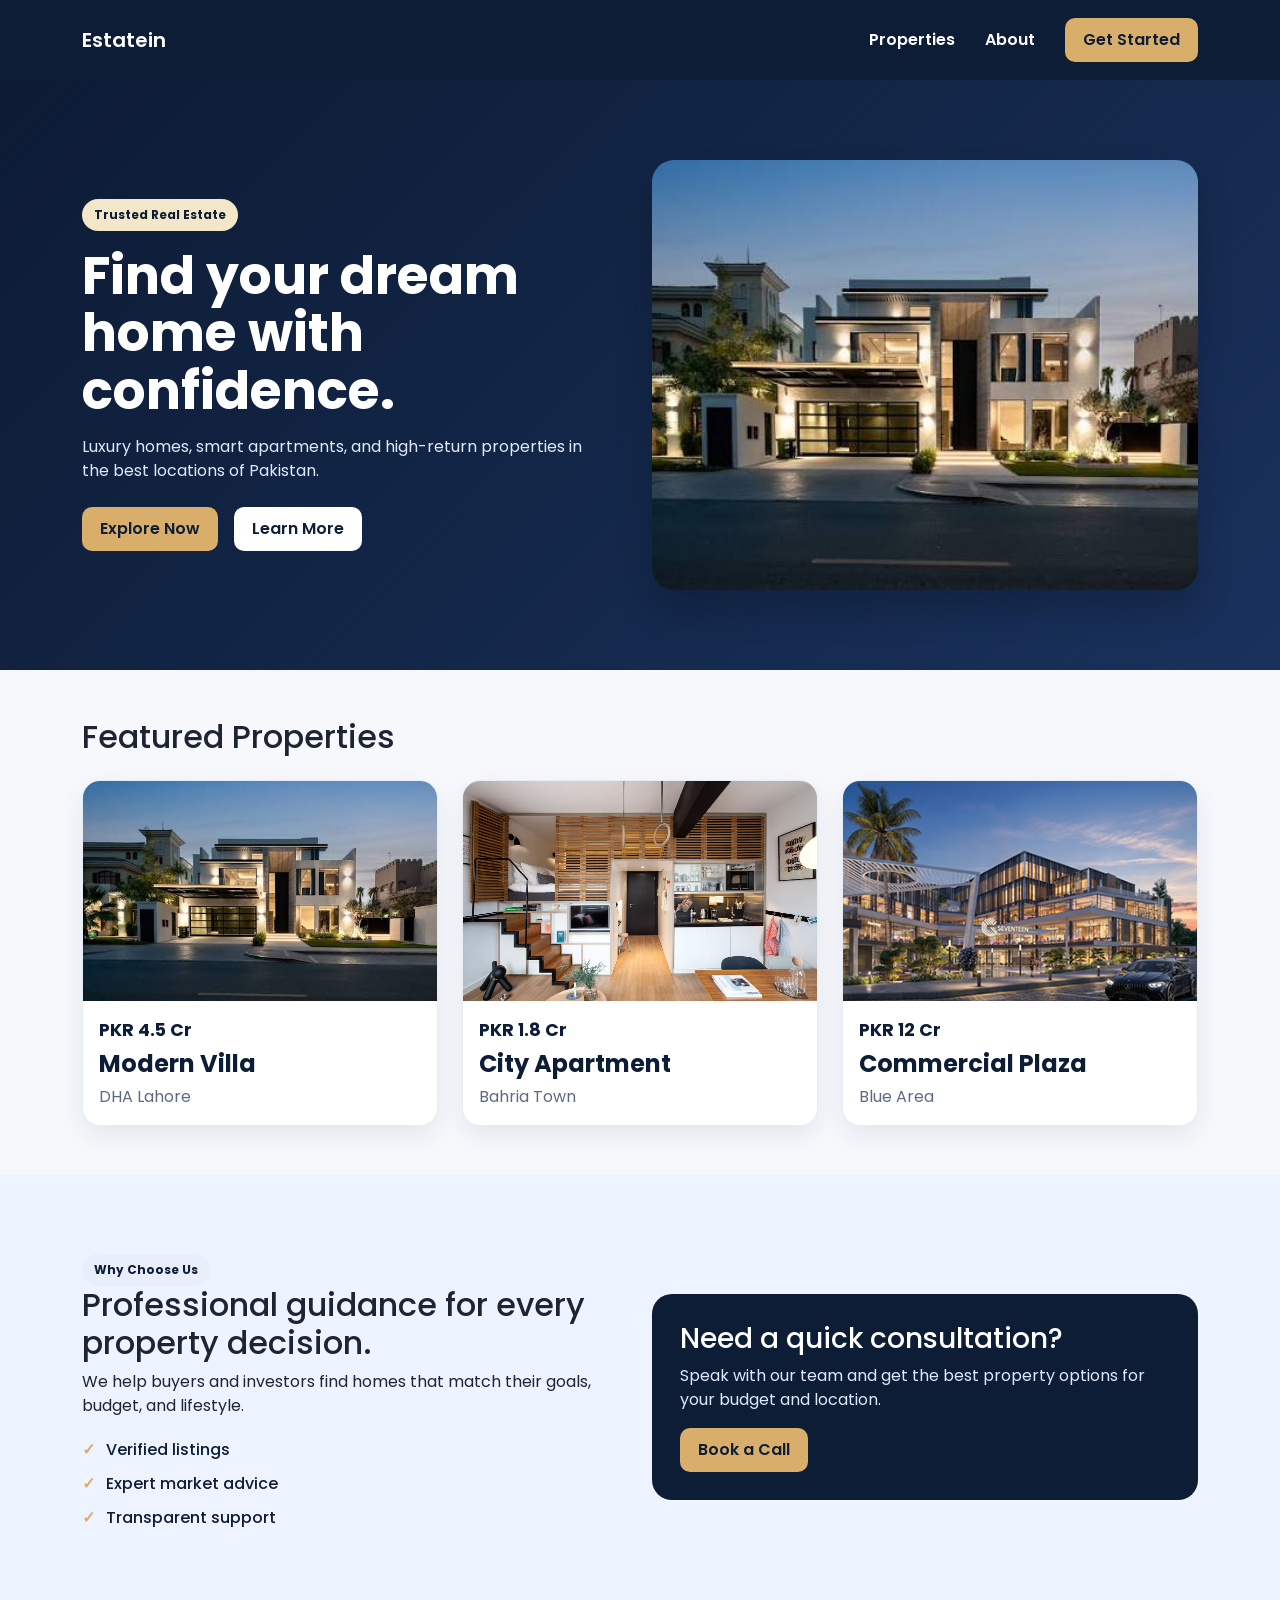
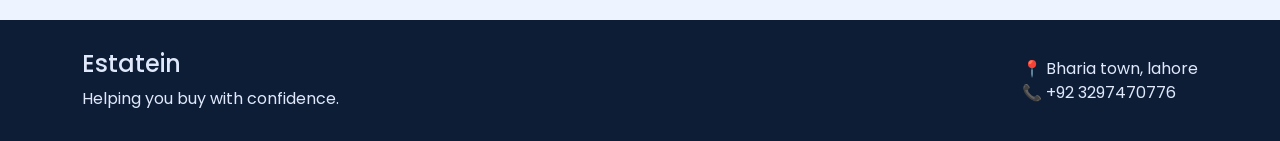
<file: index.html>
<!DOCTYPE html>
<html lang="en">
<head>
  <meta charset="UTF-8" />
  <meta name="viewport" content="width=device-width, initial-scale=1.0" />
  <title>Estatein</title>
  <link href="https://cdn.jsdelivr.net/npm/bootstrap@5.3.3/dist/css/bootstrap.min.css" rel="stylesheet" />
  <link rel="stylesheet" href="style.css" />
  <link rel="preconnect" href="https://fonts.googleapis.com" />
  <link href="https://fonts.googleapis.com/css2?family=Poppins:wght@400;500;600;700&display=swap" rel="stylesheet" />
</head>
<body>
  <nav class="navbar navbar-expand-lg">
    <div class="container">
      <a class="navbar-brand" href="#">Estatein</a>
      <div class="ms-auto d-flex align-items-center gap-3">
        <a class="nav-link" href="#properties">Properties</a>
        <a class="nav-link" href="#about">About</a>
        <a class="btn btn-gold" href="#contact">Get Started</a>
      </div>
    </div>
  </nav>

  <header class="hero">
    <div class="container">
      <div class="row align-items-center">
        <div class="col-lg-6">
          <span class="tag">Trusted Real Estate</span>
          <h1>Find your dream home with confidence.</h1>
          <p>Luxury homes, smart apartments, and high-return properties in the best locations of Pakistan.</p>
          <div class="d-flex gap-3 mt-4">
            <a class="btn btn-gold" href="#properties">Explore Now</a>
            <a class="btn btn-light" href="#about">Learn More</a>
          </div>
        </div>
        <div class="col-lg-6">
          <img class="hero-image" src="images/vila.jpg" alt="Luxury property" />
        </div>
      </div>
    </div>
  </header>

  <section class="container py-5" id="properties">
    <h2 class="mb-4">Featured Properties</h2>
    <div class="row g-4">
      <div class="col-md-4">
        <div class="property-card">
          <img src="images/vila.jpg" alt="Villa" />
          <div class="p-3">
            <strong>PKR 4.5 Cr</strong>
            <h4>Modern Villa</h4>
            <p>DHA Lahore</p>
          </div>
        </div>
      </div>
      <div class="col-md-4">
        <div class="property-card">
          <img src="images/apartment.jpg" alt="Apartment" />
          <div class="p-3">
            <strong>PKR 1.8 Cr</strong>
            <h4>City Apartment</h4>
            <p>Bahria Town</p>
          </div>
        </div>
      </div>
      <div class="col-md-4">
        <div class="property-card">
          <img src="images/commercial-plaza.jpg" alt="Commercial" />
          <div class="p-3">
            <strong>PKR 12 Cr</strong>
            <h4>Commercial Plaza</h4>
            <p>Blue Area</p>
          </div>
        </div>
      </div>
    </div>
  </section>

  <section class="about" id="about">
    <div class="container">
      <div class="row align-items-center g-4">
        <div class="col-lg-6">
          <span class="tag dark">Why Choose Us</span>
          <h2>Professional guidance for every property decision.</h2>
          <p>We help buyers and investors find homes that match their goals, budget, and lifestyle.</p>
          <ul class="check-list">
            <li>Verified listings</li>
            <li>Expert market advice</li>
            <li>Transparent support</li>
          </ul>
        </div>
        <div class="col-lg-6">
          <div class="info-box">
            <h3>Need a quick consultation?</h3>
            <p>Speak with our team and get the best property options for your budget and location.</p>
            <a class="btn btn-gold" href="#contact">Book a Call</a>
          </div>
        </div>
      </div>
    </div>
  </section>

  <footer class="footer" id="contact">
    <div class="container d-flex justify-content-between flex-wrap align-items-center">
      <div>
        <h4>Estatein</h4>
        <p>Helping you buy with confidence.</p>
      </div>
      <div>
        <p>📍 Bharia town, lahore</p>
        <p>📞 +92 3297470776</p>
      </div>
    </div>
  </footer>

  <script src="https://cdn.jsdelivr.net/npm/bootstrap@5.3.3/dist/js/bootstrap.bundle.min.js"></script>
</body>
</html>
</file>
<file: style.css>
* {
  box-sizing: border-box;
  font-family: 'Poppins', sans-serif;
}

body {
  margin: 0;
  background: #f6f8fc;
  color: #1d2433;
}

a {
  text-decoration: none;
}

img {
  display: block;
  max-width: 100%;
}

/* Navbar */
.navbar {
  background: #0e1d36;
  padding: 18px 0;
}

.navbar-brand,
.nav-link {
  color: #fff !important;
  font-weight: 600;
}

.nav-link {
  margin-right: 14px;
}

/* Buttons */
.btn-gold,
.btn-light {
  border: none;
  border-radius: 10px;
  padding: 10px 18px;
  font-weight: 600;
}

.btn-gold {
  background: #d9ae6a;
  color: #0e1d36 !important;
}

.btn-light {
  background: #fff;
  color: #0e1d36;
}

/* Hero */
.hero {
  background: linear-gradient(135deg, #0d1b34, #19315c);
  padding: 80px 0;
  color: #fff;
}

.hero h1 {
  margin: 16px 0;
  font-size: 52px;
  font-weight: 700;
  line-height: 1.1;
}

.hero p {
  max-width: 520px;
  color: #dfe9fb;
}

.tag {
  display: inline-block;
  background: #f4e6c8;
  color: #0e1d36;
  border-radius: 999px;
  padding: 7px 12px;
  font-size: 12px;
  font-weight: 700;
}

.tag.dark {
  background: #e9eefb;
}

.hero-image {
  width: 100%;
  height: 430px;
  object-fit: cover;
  border-radius: 22px;
  box-shadow: 0 20px 35px rgba(0, 0, 0, 0.2);
}

/* Property cards */
.property-card {
  background: #fff;
  border: 1px solid #e6ebf2;
  border-radius: 18px;
  overflow: hidden;
  box-shadow: 0 12px 24px rgba(16, 33, 61, 0.06);
}

.property-card img {
  width: 100%;
  height: 220px;
  object-fit: cover;
}

.property-card strong {
  display: block;
  margin-bottom: 6px;
  color: #0e1d36;
  font-size: 1.1rem;
}

.property-card h4 {
  margin-bottom: 6px;
  color: #0e1d36;
  font-weight: 700;
}

.property-card p {
  margin: 0;
  color: #5c6b80;
}

/* About section */
.about {
  background: #edf3ff;
  padding: 80px 0;
}

.check-list {
  list-style: none;
  padding: 0;
  margin: 20px 0 0;
}

.check-list li {
  position: relative;
  padding-left: 24px;
  margin-bottom: 10px;
  color: #0e1d36;
  font-weight: 500;
}

.check-list li::before {
  content: '✓';
  position: absolute;
  left: 0;
  color: #d9ae6a;
  font-weight: 700;
}

.info-box {
  background: #0e1d36;
  color: #fff;
  border-radius: 20px;
  padding: 28px;
}

.info-box p {
  color: #dfe9fb;
}

/* Footer */
.footer {
  background: #0e1d36;
  color: #dfe9fb;
  padding: 30px 0;
}

.footer p {
  margin: 0;
  color: #dfe9fb;
}

.footer a {
  display: block;
  color: #dfe9fb;
  text-decoration: none;
  margin-bottom: 8px;
}

.footer a:hover {
  color: #d9ae6a;
}

.footer-text {
  max-width: 300px;
}

/* About / Properties page styles */
.custom-navbar {
  background: #0e1d36;
  padding: 18px 0;
}

.custom-navbar .navbar-brand,
.custom-navbar .nav-link {
  color: #fff !important;
  font-weight: 600;
}

.custom-navbar .nav-link.active,
.custom-navbar .nav-link:hover {
  color: #d9ae6a !important;
}

.btn-get-started {
  background: #d9ae6a;
  color: #0e1d36 !important;
  border-radius: 10px;
  padding: 10px 18px;
  font-weight: 600;
}

.page-hero {
  background: linear-gradient(135deg, #0d1b34, #19315c);
  color: #fff;
  padding: 90px 0;
}

.page-hero h1 {
  font-size: clamp(2.2rem, 4vw, 4rem);
  margin: 16px 0;
  line-height: 1.1;
}

.page-hero p {
  max-width: 560px;
  color: #dfe9fb;
}

.section-tag {
  display: inline-block;
  background: #f4e6c8;
  color: #0e1d36;
  border-radius: 999px;
  padding: 7px 14px;
  font-size: 12px;
  font-weight: 700;
  letter-spacing: 0.04em;
  text-transform: uppercase;
}

.stats-card {
  background: rgba(255, 255, 255, 0.06);
  border: 1px solid rgba(255, 255, 255, 0.12);
  border-radius: 22px;
  padding: 24px;
  display: grid;
  grid-template-columns: repeat(3, minmax(0, 1fr));
  gap: 18px;
}

.stat-box {
  background: rgba(255, 255, 255, 0.04);
  border-radius: 18px;
  padding: 22px 16px;
  text-align: center;
}

.stat-box strong {
  display: block;
  font-size: 2rem;
  color: #d9ae6a;
  margin-bottom: 8px;
}

.stat-box span {
  color: #dfe9fb;
  font-size: 0.92rem;
}

.section-block {
  padding: 90px 0;
}

.alt-bg {
  background: #edf3ff;
}

.about-image {
  width: 100%;
  height: 520px;
  object-fit: cover;
  border-radius: 22px;
  box-shadow: 0 20px 40px rgba(14, 29, 54, 0.14);
}

.feature-list {
  display: grid;
  gap: 18px;
  margin-top: 24px;
}

.feature-list div {
  background: #fff;
  border: 1px solid #e7edf7;
  border-radius: 16px;
  padding: 18px 20px;
}

.feature-list h4,
.value-card h3,
.process-list h4,
.insight-panel h3 {
  margin-bottom: 8px;
  color: #0e1d36;
}

.feature-list p,
.value-card p,
.process-list p,
.insight-panel li {
  color: #5c6b80;
  margin: 0;
}

.section-heading {
  display: flex;
  justify-content: space-between;
  align-items: end;
  gap: 16px;
  margin-bottom: 24px;
}

.center-heading {
  display: block;
  text-align: center;
  margin-bottom: 32px;
}

.filter-pills {
  display: flex;
  flex-wrap: wrap;
  gap: 10px;
}

.filter-pills span {
  display: inline-block;
  background: #eef3ff;
  color: #0e1d36;
  border-radius: 999px;
  padding: 8px 14px;
  font-weight: 600;
  font-size: 0.85rem;
}

.filter-pills .active {
  background: #d9ae6a;
  color: #0e1d36;
}

.search-card {
  background: rgba(255, 255, 255, 0.06);
  border: 1px solid rgba(255, 255, 255, 0.12);
  border-radius: 20px;
  padding: 24px;
  backdrop-filter: blur(6px);
}

.search-card h3 {
  color: #fff;
  margin-bottom: 10px;
}

.search-card label {
  display: block;
  color: #dfe9fb;
  margin-bottom: 8px;
  font-size: 0.85rem;
}

.search-card input,
.search-card select {
  width: 100%;
  border: 1px solid rgba(255, 255, 255, 0.15);
  background: rgba(255, 255, 255, 0.05);
  color: #fff;
  border-radius: 10px;
  padding: 12px 14px;
}

.search-card input::placeholder {
  color: #dfe9fb;
}

.btn-primary-main {
  background: #d9ae6a;
  color: #0e1d36;
  border: none;
  border-radius: 10px;
  padding: 12px 18px;
  font-weight: 700;
}

.property-card {
  background: #fff;
  border: 1px solid #e7edf7;
  border-radius: 18px;
  overflow: hidden;
  box-shadow: 0 10px 24px rgba(16, 33, 61, 0.08);
}

.property-card img {
  width: 100%;
  height: 220px;
  object-fit: cover;
}

.property-body {
  padding: 20px;
}

.property-topline {
  display: flex;
  justify-content: space-between;
  align-items: center;
  gap: 12px;
  margin-bottom: 12px;
}

.property-topline span {
  color: #0e1d36;
  font-weight: 600;
  background: #f4e6c8;
  border-radius: 999px;
  padding: 6px 10px;
  font-size: 0.75rem;
}

.property-topline strong {
  color: #0e1d36;
  font-size: 1.05rem;
}

.property-body h3 {
  color: #0e1d36;
  margin-bottom: 8px;
}

.property-body p {
  color: #5c6b80;
  margin-bottom: 14px;
}

.property-card ul {
  list-style: none;
  padding: 0;
  margin: 0;
  display: grid;
  gap: 8px;
  color: #0e1d36;
}

.property-card li::before {
  content: '•';
  color: #d9ae6a;
  font-weight: 700;
  margin-right: 8px;
}

.value-card {
  background: #fff;
  border: 1px solid #e7edf7;
  border-radius: 18px;
  padding: 26px 22px;
  height: 100%;
}

.process-list {
  display: grid;
  gap: 18px;
  margin-top: 30px;
}

.process-list > div {
  display: flex;
  align-items: flex-start;
  gap: 16px;
  background: #fff;
  border: 1px solid #e7edf7;
  border-radius: 16px;
  padding: 18px 20px;
}

.process-list > div span {
  display: inline-flex;
  align-items: center;
  justify-content: center;
  width: 42px;
  height: 42px;
  background: #f4e6c8;
  color: #0e1d36;
  border-radius: 50%;
  font-weight: 700;
}

.insight-panel {
  background: #0e1d36;
  color: #fff;
  border-radius: 22px;
  padding: 34px 28px;
}

.insight-panel h3 {
  color: #fff;
  margin-bottom: 18px;
}

.insight-panel ul {
  list-style: none;
  padding: 0;
  margin: 0;
  display: grid;
  gap: 14px;
}

.insight-panel li {
  color: #dfe9fb;
}

.insight-panel strong {
  color: #d9ae6a;
}

/* Responsive */
@media (max-width: 767px) {
  .hero {
    padding: 60px 0;
  }

  .hero h1 {
    font-size: 38px;
  }

  .hero-image {
    height: 300px;
  }

  .stats-card {
    grid-template-columns: 1fr;
  }

  .section-heading {
    display: block;
  }

  .page-hero {
    padding: 70px 0;
  }

  .about-image {
    height: 320px;
  }
}
</file>
